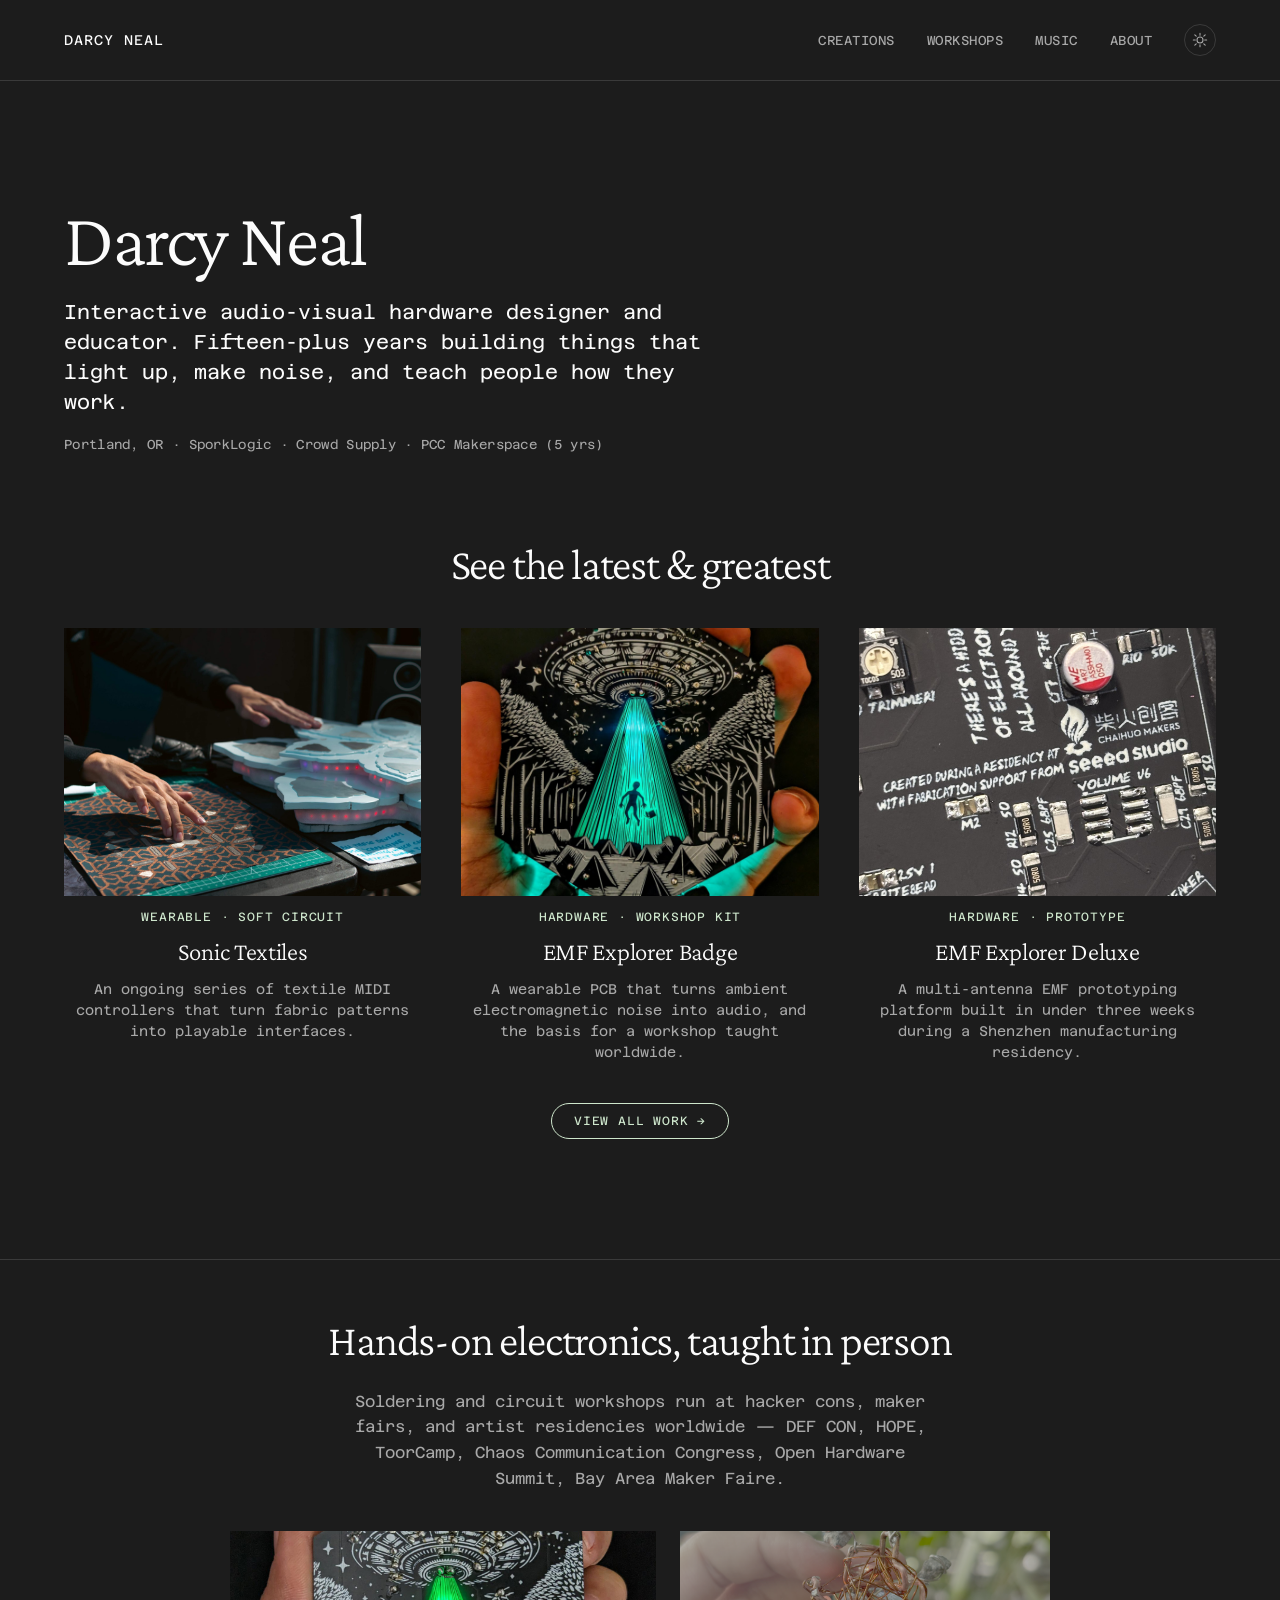
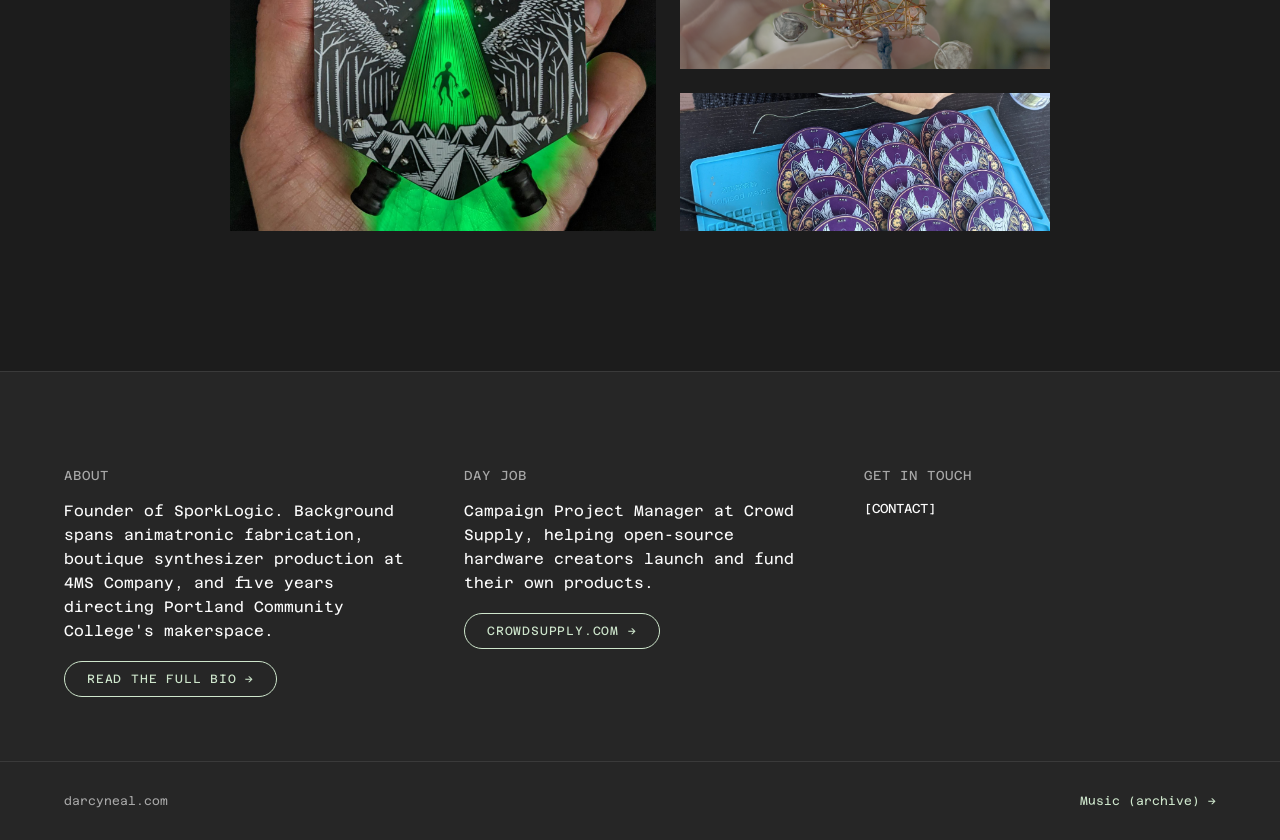
<file: index.html>
<!doctype html>
<html lang="en">
<head>
<meta charset="utf-8">
<meta name="viewport" content="width=device-width, initial-scale=1">
<title>Darcy Neal — Interactive Hardware Design</title>
<meta name="description" content="Darcy Neal is an interactive audio-visual hardware designer and educator. Wearables, PCB art, installations, and the workshops that teach them.">
<link rel="stylesheet" href="https://fonts.googleapis.com/css2?family=Crimson+Pro:ital,wght@0,300;0,400;1,300&family=Azeret+Mono:wght@400;500&display=swap">
<link rel="stylesheet" href="css/style.css">
</head>
<body>

<nav class="site-nav">
  <div class="logo mono">DARCY NEAL</div>
  <div class="nav-right">
    <div class="nav-links mono">
      <a href="work.html">CREATIONS</a>
      <a href="workshops.html">WORKSHOPS</a>
      <a href="music.html">MUSIC</a>
      <a href="about.html">ABOUT</a>
    </div>
    <button class="theme-toggle" data-theme-toggle type="button"></button>
  </div>
</nav>

<div class="hero">
  <h1 class="display-font">Darcy Neal</h1>
  <p class="lede body-font" data-content="hero.lede"></p>
  <div class="meta mono" data-content="hero.meta"></div>
</div>

<div class="section section-centered" id="work">
  <h2 class="display-font section-heading reveal" data-content="creations.heading"></h2>
  <div class="work-grid reveal-group" data-work-grid data-work-grid-limit="3">
    <!-- populated by js/site.js from data/portfolio.js, first 3 entries only -->
  </div>
  <a href="work.html" class="btn-pill btn-pill-centered reveal" data-content="creations.ctaLabel"></a>
</div>

<div class="section section-centered workshops-feature" id="workshops">
  <h2 class="display-font section-heading reveal" data-content="workshops.heading"></h2>
  <p class="feature-dek reveal" data-content="workshops.dek"></p>
  <div class="workshop-masonry reveal-group">
    <figure class="reveal"><img src="images/emf-badge/emf-badge-in-hand.jpg" alt="EMF Explorer badge held in hand" loading="lazy"></figure>
    <figure class="reveal"><img src="images/freeform-led-workshop/IMG_5289.png" alt="Freeform LED sculpture workshop" loading="lazy"></figure>
    <figure class="reveal"><img src="images/pathlighter/pathlighter-assembly.jpg" alt="Pathlighter soldering workshop assembly" loading="lazy"></figure>
  </div>
  <a href="workshops.html" class="btn-pill btn-pill-centered reveal" data-content="workshops.ctaLabel"></a>
</div>

<footer class="home-footer">
  <div class="home-footer-grid">
    <div class="home-footer-col">
      <div class="label mono">ABOUT</div>
      <p data-content="about.text"></p>
      <a href="about.html" class="btn-pill" data-content="about.ctaLabel"></a>
    </div>
    <div class="home-footer-col">
      <div class="label mono">DAY JOB</div>
      <p data-content="dayJob.text"></p>
      <a class="btn-pill" target="_blank" rel="noopener" data-content="dayJob.ctaLabel" data-content-href="dayJob.ctaHref"></a>
    </div>
    <div class="home-footer-col">
      <div class="label mono">GET IN TOUCH</div>
      <p class="mono" style="font-size:13px;" data-content="contact.text"></p>
    </div>
  </div>
  <div class="site-footer mono">
    <div>darcyneal.com</div>
    <div class="home-footer-archive">
      <a href="music.html" data-content="musicArchive.label" data-content-href="musicArchive.href"></a>
    </div>
  </div>
</footer>

<script src="data/portfolio.js"></script>
<script src="data/site-content.js"></script>
<script src="js/theme.js"></script>
<script src="js/site.js"></script>
<script src="js/reveal.js"></script>
</body>
</html>
</file>
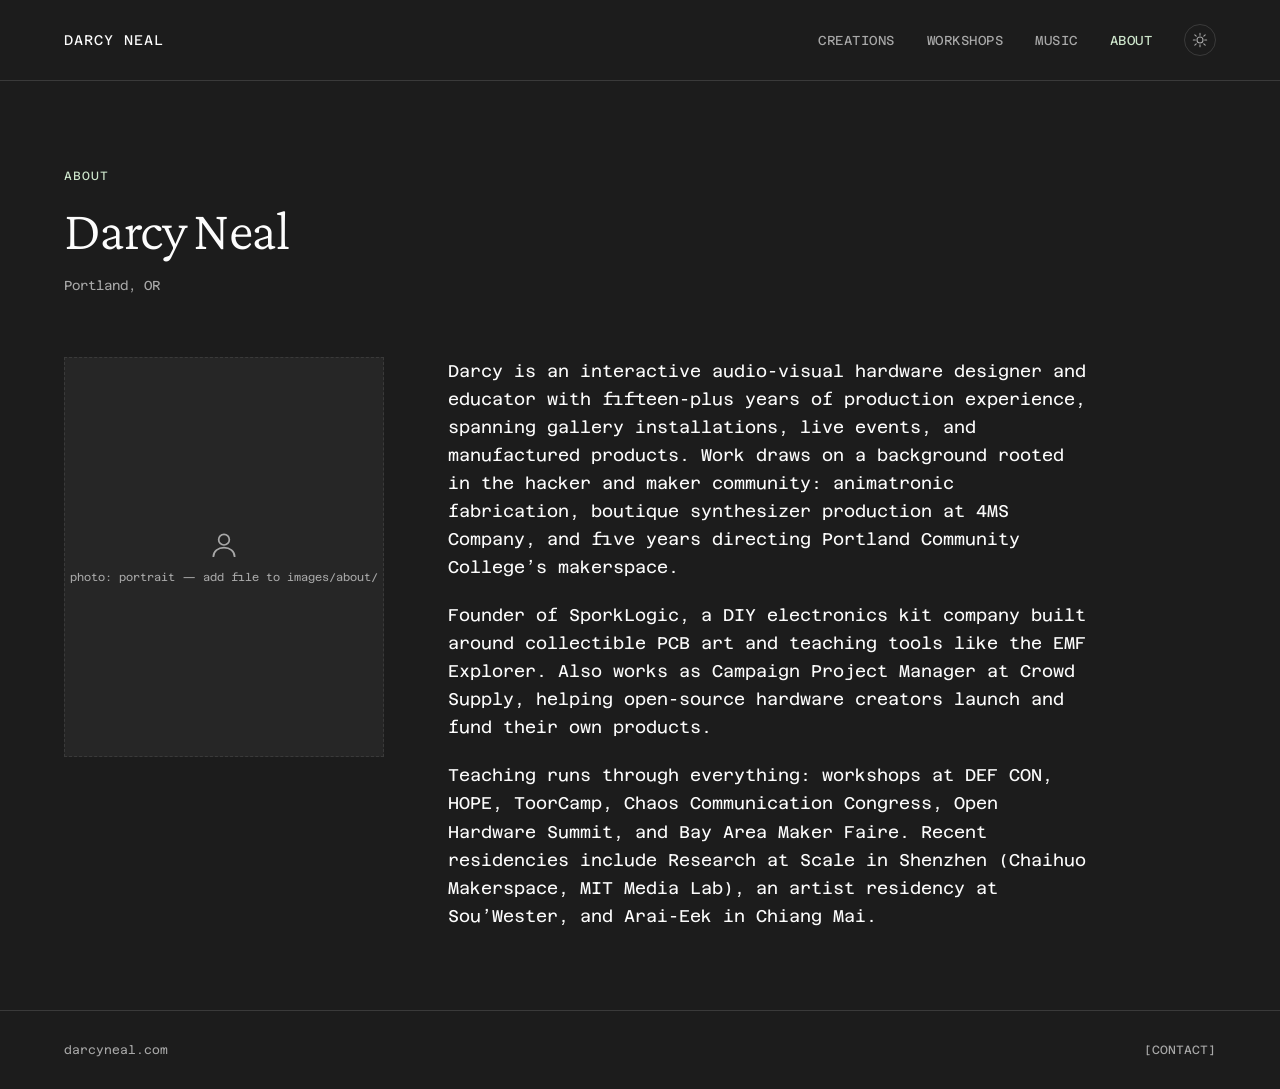
<file: about.html>
<!doctype html>
<html lang="en">
<head>
<meta charset="utf-8">
<meta name="viewport" content="width=device-width, initial-scale=1">
<title>About — Darcy Neal</title>
<meta name="description" content="Darcy Neal is an interactive audio-visual hardware designer and educator based in Portland, OR.">
<link rel="stylesheet" href="https://fonts.googleapis.com/css2?family=Crimson+Pro:wght@300;400&family=Azeret+Mono:wght@400;500&display=swap">
<link rel="stylesheet" href="css/style.css">
</head>
<body>

<nav class="site-nav">
  <div class="logo mono">DARCY NEAL</div>
  <div class="nav-right">
    <div class="nav-links mono">
      <a href="work.html">CREATIONS</a>
      <a href="workshops.html">WORKSHOPS</a>
      <a href="music.html">MUSIC</a>
      <a href="about.html" class="active">ABOUT</a>
    </div>
    <button class="theme-toggle" data-theme-toggle type="button"></button>
  </div>
</nav>

<div class="page-header">
  <div class="eyebrow mono">ABOUT</div>
  <h1 class="display-font">Darcy Neal</h1>
  <div class="meta mono" style="font-size:13px;color:var(--text-muted);">Portland, OR</div>
</div>

<div class="about-main">
  <div class="about-portrait">
    <div style="width:100%;height:100%;display:flex;align-items:center;justify-content:center;flex-direction:column;gap:10px;border:1px dashed var(--border);">
      <svg width="32" height="32" viewBox="0 0 24 24" fill="none" stroke="var(--text-muted)" stroke-width="1.3"><circle cx="12" cy="8" r="4"/><path d="M4 21c0-4.4 3.6-7 8-7s8 2.6 8 7"/></svg>
      <div class="mono" style="font-size:11px;color:var(--text-muted);">photo: portrait — add file to images/about/</div>
    </div>
  </div>
  <div class="about-bio">
    <p>Darcy is an interactive audio-visual hardware designer and educator with fifteen-plus years of production experience, spanning gallery installations, live events, and manufactured products. Work draws on a background rooted in the hacker and maker community: animatronic fabrication, boutique synthesizer production at 4MS Company, and five years directing Portland Community College&rsquo;s makerspace.</p>
    <p>Founder of SporkLogic, a DIY electronics kit company built around collectible PCB art and teaching tools like the EMF Explorer. Also works as Campaign Project Manager at Crowd Supply, helping open-source hardware creators launch and fund their own products.</p>
    <p>Teaching runs through everything: workshops at DEF CON, HOPE, ToorCamp, Chaos Communication Congress, Open Hardware Summit, and Bay Area Maker Faire. Recent residencies include Research at Scale in Shenzhen (Chaihuo Makerspace, MIT Media Lab), an artist residency at Sou&rsquo;Wester, and Arai-Eek in Chiang Mai.</p>
  </div>
</div>

<footer class="site-footer mono">
  <div>darcyneal.com</div>
  <div>[CONTACT]</div>
</footer>

<script src="js/theme.js"></script>
</body>
</html>
</file>
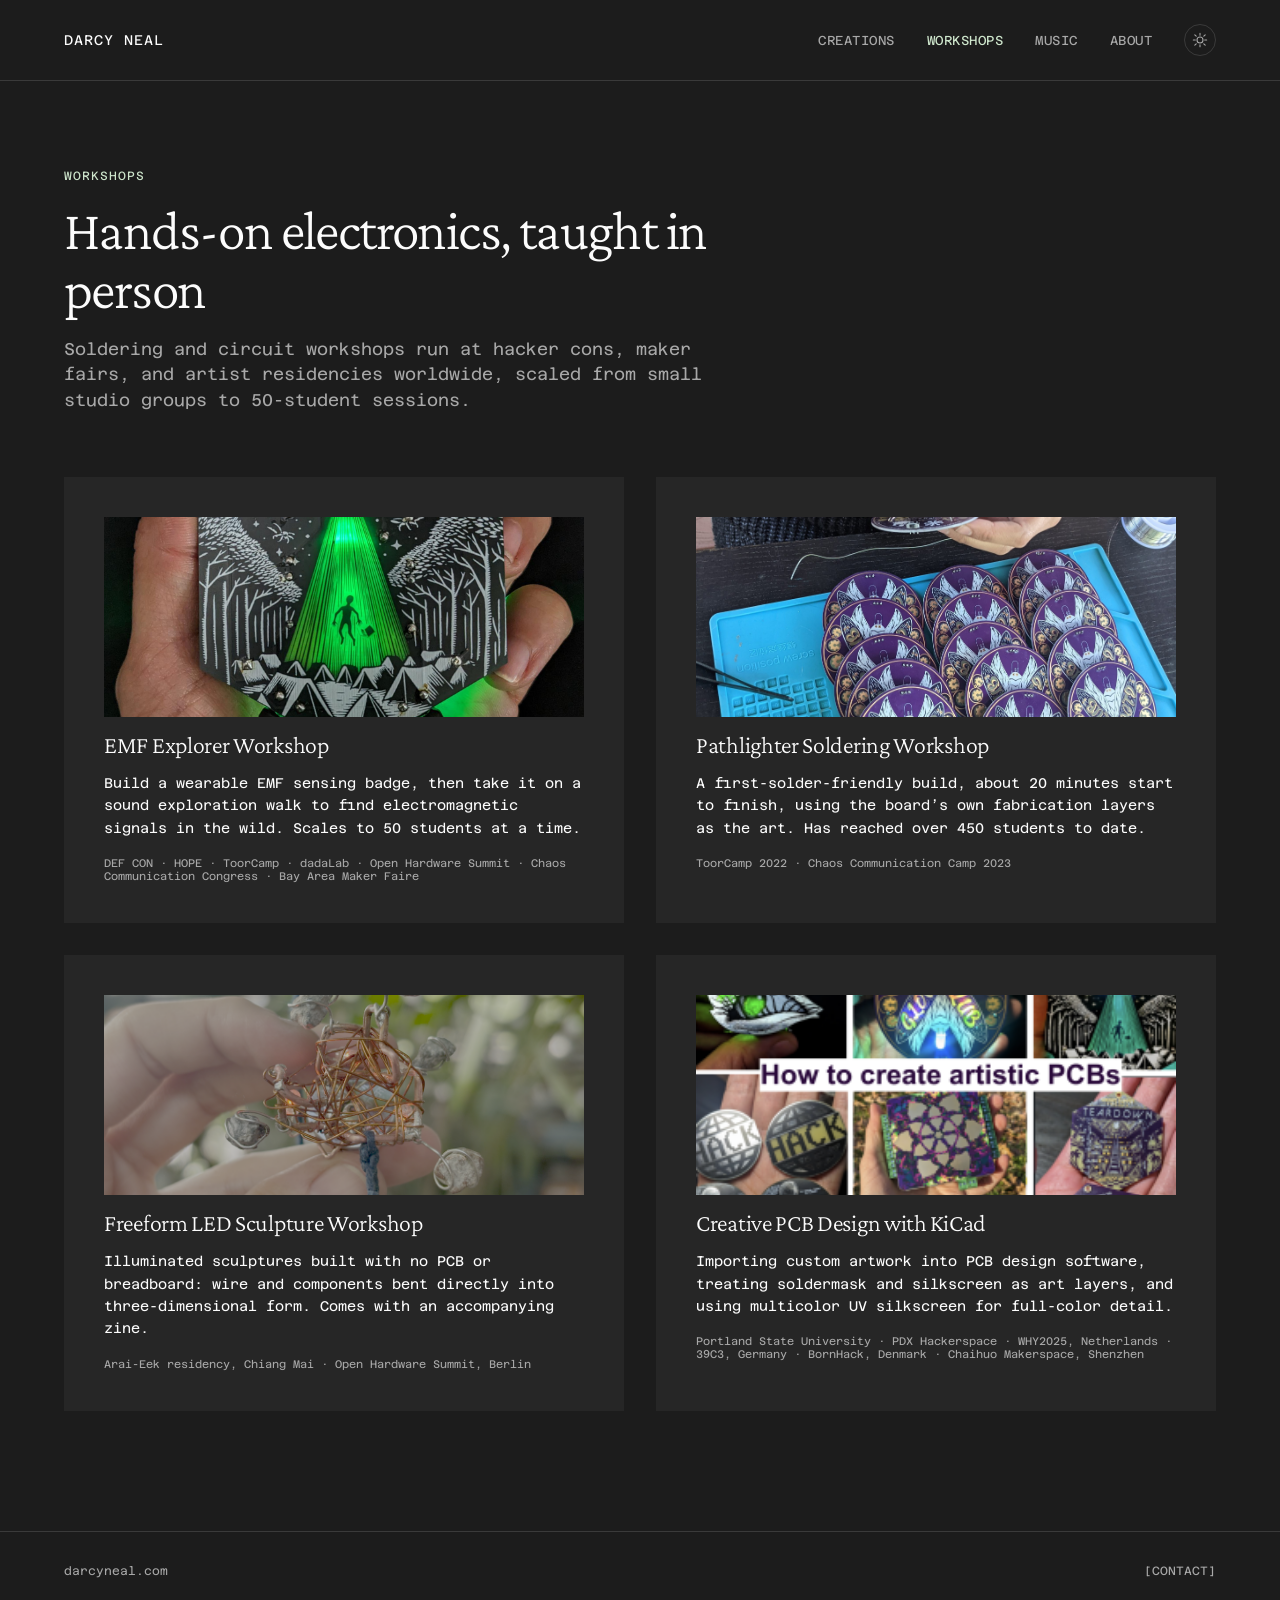
<file: workshops.html>
<!doctype html>
<html lang="en">
<head>
<meta charset="utf-8">
<meta name="viewport" content="width=device-width, initial-scale=1">
<title>Workshops — Darcy Neal</title>
<meta name="description" content="Hands-on electronics and soldering workshops run at hacker cons, maker fairs, and artist residencies worldwide.">
<link rel="stylesheet" href="https://fonts.googleapis.com/css2?family=Crimson+Pro:wght@300;400&family=Azeret+Mono:wght@400;500&display=swap">
<link rel="stylesheet" href="css/style.css">
</head>
<body>

<nav class="site-nav">
  <div class="logo mono">DARCY NEAL</div>
  <div class="nav-right">
    <div class="nav-links mono">
      <a href="work.html">CREATIONS</a>
      <a href="workshops.html" class="active">WORKSHOPS</a>
      <a href="music.html">MUSIC</a>
      <a href="about.html">ABOUT</a>
    </div>
    <button class="theme-toggle" data-theme-toggle type="button"></button>
  </div>
</nav>

<div class="page-header">
  <div class="eyebrow mono">WORKSHOPS</div>
  <h1 class="display-font">Hands-on electronics, taught in person</h1>
  <p class="dek">Soldering and circuit workshops run at hacker cons, maker fairs, and artist residencies worldwide, scaled from small studio groups to 50-student sessions.</p>
</div>

<div class="workshop-grid">

  <div class="workshop-card">
    <div class="thumb"><img src="images/emf-badge/emf-badge-in-hand.jpg" alt="EMF Explorer Workshop" loading="lazy"></div>
    <h3 class="display-font">EMF Explorer Workshop</h3>
    <p>Build a wearable EMF sensing badge, then take it on a sound exploration walk to find electromagnetic signals in the wild. Scales to 50 students at a time.</p>
    <div class="venues mono">DEF CON &middot; HOPE &middot; ToorCamp &middot; dadaLab &middot; Open Hardware Summit &middot; Chaos Communication Congress &middot; Bay Area Maker Faire</div>
  </div>

  <div class="workshop-card">
    <div class="thumb"><img src="images/pathlighter/pathlighter-assembly.jpg" alt="Pathlighter Soldering Workshop" loading="lazy"></div>
    <h3 class="display-font">Pathlighter Soldering Workshop</h3>
    <p>A first-solder-friendly build, about 20 minutes start to finish, using the board&rsquo;s own fabrication layers as the art. Has reached over 450 students to date.</p>
    <div class="venues mono">ToorCamp 2022 &middot; Chaos Communication Camp 2023</div>
  </div>

  <div class="workshop-card">
    <div class="thumb"><img src="images/freeform-led-workshop/IMG_5289.png" alt="Freeform LED Sculpture Workshop" loading="lazy"></div>
    <h3 class="display-font">Freeform LED Sculpture Workshop</h3>
    <p>Illuminated sculptures built with no PCB or breadboard: wire and components bent directly into three-dimensional form. Comes with an accompanying zine.</p>
    <div class="venues mono">Arai-Eek residency, Chiang Mai &middot; Open Hardware Summit, Berlin</div>
  </div>

  <div class="workshop-card">
    <div class="thumb"><img src="images/kicad-workshop/kicad-workshop-screenshot.png" alt="Creative PCB Design with KiCad" loading="lazy"></div>
    <h3 class="display-font">Creative PCB Design with KiCad</h3>
    <p>Importing custom artwork into PCB design software, treating soldermask and silkscreen as art layers, and using multicolor UV silkscreen for full-color detail.</p>
    <div class="venues mono">Portland State University &middot; PDX Hackerspace &middot; WHY2025, Netherlands &middot; 39C3, Germany &middot; BornHack, Denmark &middot; Chaihuo Makerspace, Shenzhen</div>
  </div>

</div>

<footer class="site-footer mono">
  <div>darcyneal.com</div>
  <div>[CONTACT]</div>
</footer>

<script src="js/theme.js"></script>
</body>
</html>
</file>
<file: css/style.css>
/*
 * css/style.css
 *
 * Shared stylesheet for darcyneal.com. Dark-default design system with a
 * light-mode toggle (js/theme.js flips the [data-theme] attribute and
 * remembers the choice in localStorage). Tokens match
 * darcyneal-com-design-system.md v3 (WCAG AA-checked).
 *
 * No build step: plain CSS, loaded with a <link> tag on every page.
 */

/* ---------- Design tokens ----------
 * Lifted from the actual Allier Ho palette (allierho.com /
 * styles.refero.design), not invented: Press Black / Charcoal Trace /
 * Warm Paper / Ash are Allier Ho's own neutral tokens, Dusty Mauve and
 * Pale Sage are its two chromatic accents. Allier Ho itself ships one
 * light theme only; dark is our extrapolation using its own neutral
 * ramp, contrast-checked (see chat for the numbers) rather than guessed.
 * Pale Sage leads as the accent in dark mode and Dusty Mauve in light,
 * since mauve only reaches 2.6-2.9:1 on the dark neutrals (fails AA)
 * while sage clears 11-13:1 on them; mauve still appears in dark mode
 * as a large panel fill, just not as small text/borders.
 */
:root {
  --bg: #1c1c1c;        /* Press Black */
  --surface: #262626;   /* Charcoal Trace */
  --text: #fcfcfc;      /* Warm Paper, reused as ink on dark */
  --text-muted: #a8a8a8;/* Ash — 7.17:1 on Press Black */
  --border: #3a3a3a;    /* interpolated hairline, Allier Ho has no dark border token */
  --accent: #cee6cc;    /* Pale Sage — 12.83:1 on Press Black */
  --accent-panel: #6c5f7d; /* Dusty Mauve, reserved for large fills, not text/borders, in dark mode */
  --shadow-strong: rgba(0, 0, 0, 0.55);
}

:root[data-theme="light"] {
  --bg: #fcfcfc;         /* Warm Paper, exact */
  --surface: #fcfcfc;    /* Allier Ho uses the same flat paper for cards, no separate surface tone */
  --text: #000000;       /* Deep Ink, exact */
  --text-muted: #737373; /* Ash #a8a8a8 only hits 2.32:1 on paper (fails AA); darkened to 4.62:1 */
  --border: #a8a8a8;     /* Ash, exact — used for hairlines, not text, so the AA note above doesn't apply */
  --accent: #6c5f7d;     /* Dusty Mauve, exact */
  --accent-panel: #6c5f7d;
  --shadow-strong: rgba(28, 28, 28, 0.18);
}

/* ---------- Reset ---------- */
* { box-sizing: border-box; }
html, body { margin: 0; padding: 0; }
body {
  background: var(--bg);
  color: var(--text);
  /* Allier Ho's signature pairing: Azeret Mono carries BOTH body copy and
     labels (not a separate sans body font) against the Crimson Pro display
     serif. System sans is reserved for nav links / micro-labels only. */
  font-family: 'Azeret Mono', 'IBM Plex Mono', ui-monospace, SFMono-Regular, monospace;
  transition: background 0.15s, color 0.15s;
  min-height: 100vh;
  display: flex;
  flex-direction: column;
}
img { max-width: 100%; display: block; }
a { color: var(--accent); text-decoration: none; text-underline-offset: 3px; }
a:hover { text-decoration: underline; }

/* Pill outline button: transparent at rest, 1px border, 200px radius
   (Allier Ho's actual spec). Fills solid with the accent on hover per
   your call, departing from the reference's own "never fill" rule, for
   a clearer, higher-impact click affordance. */
.btn-pill {
  display: inline-flex;
  align-items: center;
  gap: 8px;
  border: 1px solid var(--accent);
  color: var(--accent);
  border-radius: 200px;
  padding: 10px 22px;
  font-family: 'Azeret Mono', 'IBM Plex Mono', ui-monospace, monospace;
  font-size: 12px;
  letter-spacing: 0.8px;
  text-transform: uppercase;
  text-decoration: none;
  background: transparent;
  transition: background 0.2s, border-color 0.2s, color 0.2s;
}
.btn-pill:hover {
  background: var(--accent);
  border-color: var(--accent);
  color: var(--bg);
  text-decoration: none;
}
p { margin: 0; }
h1, h2, h3 { margin: 0; }

.mono {
  /* Deliberate deviation from Allier Ho here: their own nav/tags use a
     neutral system sans, with mono reserved for body only. Your design
     doc calls mono-for-labels "a direct, honest nod to schematics and
     code" specifically for you, so this demo keeps mono on nav/tags too,
     both body and labels, and lets Crimson Pro carry 100% of the serif
     contrast instead. */
  font-family: 'Azeret Mono', 'IBM Plex Mono', ui-monospace, SFMono-Regular, monospace;
}
.body-font { font-family: 'Azeret Mono', 'IBM Plex Mono', ui-monospace, monospace; }
.display-font { font-family: 'Crimson Pro', Georgia, serif; font-weight: 300; }

.visually-hidden {
  position: absolute; width: 1px; height: 1px; padding: 0; margin: -1px;
  overflow: hidden; clip: rect(0,0,0,0); white-space: nowrap; border: 0;
}

/* ---------- Nav ---------- */
.site-nav {
  display: flex;
  align-items: center;
  justify-content: space-between;
  padding: 24px 64px;
  border-bottom: 1px solid var(--border);
}
.site-nav .logo {
  font-size: 14px;
  letter-spacing: 1px;
  color: var(--text);
}
.nav-right {
  display: flex;
  align-items: center;
  gap: 32px;
}
.nav-links {
  display: flex;
  gap: 32px;
  font-size: 13px;
  letter-spacing: 0.5px;
  color: var(--text-muted);
}
.nav-links a { color: var(--text-muted); }
.nav-links a.active { color: var(--accent); }
.nav-links a:hover { color: var(--accent); text-decoration: none; }

.theme-toggle {
  cursor: pointer;
  width: 32px;
  height: 32px;
  border-radius: 50%;
  border: 1px solid var(--border);
  background: transparent;
  display: flex;
  align-items: center;
  justify-content: center;
  padding: 0;
  color: var(--text-muted);
}
.theme-toggle:hover { border-color: var(--accent); }
.theme-toggle svg { display: block; }

/* ---------- Hero ---------- */
.hero {
  display: flex;
  flex-direction: column;
  gap: 20px;
  padding: 120px 64px 88px;
  max-width: 900px;
}

/* ---------- Scroll reveal (demo) ---------- */
.reveal {
  opacity: 0;
  transform: translateY(18px);
  transition: opacity 0.7s cubic-bezier(0.2, 0.7, 0.2, 1), transform 0.7s cubic-bezier(0.2, 0.7, 0.2, 1);
}
.reveal.is-visible {
  opacity: 1;
  transform: none;
}
.reveal-group .reveal:nth-child(2) { transition-delay: 0.08s; }
.reveal-group .reveal:nth-child(3) { transition-delay: 0.16s; }
.reveal-group .reveal:nth-child(4) { transition-delay: 0.24s; }
@media (prefers-reduced-motion: reduce) {
  .reveal { opacity: 1; transform: none; transition: none; }
}
.hero h1 {
  font-size: 76px;
  letter-spacing: -2.4px;
  line-height: 1.0;
}
.hero p.lede {
  font-size: 20px;
  line-height: 1.5;
  max-width: 640px;
  color: var(--text);
}
.hero .meta {
  font-size: 13px;
  color: var(--text-muted);
  letter-spacing: 0.3px;
}

/* ---------- Section label ---------- */
.section-label {
  font-size: 13px;
  letter-spacing: 1px;
  color: var(--text-muted);
  border-bottom: 1px solid var(--border);
  padding-bottom: 16px;
}

/* ---------- Work / card grid ---------- */
.section {
  padding: 0 64px 120px;
}
/* Home's curated teaser, modeled on Allier Ho's "See the latest &
   greatest" home section: centered heading, a small grid, one button
   below, rather than the full archive this page used to show inline. */
.section-centered {
  display: flex;
  flex-direction: column;
  align-items: center;
  text-align: center;
  gap: 40px;
}
.section-centered .work-grid { width: 100%; padding-top: 0; }
.section-heading {
  font-size: 44px;
  font-weight: 300;
  letter-spacing: -1.2px;
  line-height: 1.1;
  max-width: 640px;
}
.btn-pill-centered { align-self: center; }

/* "More work" strip at the bottom of a project detail page */
.more-work {
  margin-top: 80px;
  padding-top: 64px;
  border-top: 1px solid var(--border);
}
.work-grid {
  display: grid;
  grid-template-columns: repeat(3, minmax(0, 1fr));
  gap: 40px;
  padding-top: 40px;
}
.card {
  display: flex;
  flex-direction: column;
  gap: 14px;
  color: var(--text);
}
.card:hover { text-decoration: none; }
.card-image {
  /* Full-bleed, borderless imagery: the photo is the component, no frame
     around it. Background is only a placeholder tint while it loads.
     Hover elevation + zoom live on this wrapper so they don't fight the
     always-on Ken Burns animation on the img inside (two separate
     transformed elements compose cleanly; one element can't run a CSS
     animation and a hover transition on the same property smoothly). */
  overflow: hidden;
  width: 100%;
  aspect-ratio: 4 / 3;
  background: var(--surface);
  transition: transform 0.5s cubic-bezier(0.2, 0.8, 0.2, 1), box-shadow 0.5s ease;
}
.card:hover .card-image {
  transform: scale(1.035);
  box-shadow: 0 28px 56px -20px var(--shadow-strong);
  z-index: 1;
}
.card-image img {
  width: 100%;
  height: 100%;
  object-fit: cover;
  /* Slight continuous animation on every image, a CSS Ken Burns drift
     rather than per-photo GIFs: same "it's alive" effect at a few bytes
     of CSS instead of re-exporting dozens of photos as animated files. */
  animation: kenburns 26s ease-in-out infinite alternate;
}
@media (prefers-reduced-motion: reduce) {
  .card-image, .card-image img { transition: none; animation: none; }
}
.card-tag {
  font-size: 12px;
  color: var(--accent);
  letter-spacing: 0.8px;
}
.card-title {
  font-size: 25px;
  letter-spacing: -0.3px;
}
.card-desc {
  font-size: 14px;
  line-height: 1.5;
  color: var(--text-muted);
}

/* ---------- About snippet (home) ---------- */
/* Full-bleed surface-tinted band: depth from a color shift, not a shadow or
   a border, so this section reads as distinct even at a glance or mid-scroll. */
.about-strip {
  display: flex;
  gap: 64px;
  padding: 100px 64px;
  background: var(--surface);
  border-top: 1px solid var(--border);
  border-bottom: 1px solid var(--border);
}
.about-strip .label {
  font-size: 13px;
  letter-spacing: 1px;
  color: var(--text-muted);
  width: 160px;
  flex-shrink: 0;
}
.about-strip .content {
  display: flex;
  flex-direction: column;
  gap: 20px;
  max-width: 640px;
}
.about-strip .content p {
  font-size: 18px;
  line-height: 1.6;
}

/* ---------- Teaser cards (workshops / music) ---------- */
.teaser-grid {
  display: grid;
  grid-template-columns: repeat(2, minmax(0, 1fr));
  gap: 32px;
  padding: 0 64px 120px;
}
.teaser-card {
  display: flex;
  flex-direction: column;
  gap: 14px;
  padding: 40px;
  background: var(--surface);
}
.teaser-card .label {
  font-size: 12px;
  letter-spacing: 0.8px;
  color: var(--accent);
}
.teaser-card p {
  font-size: 15px;
  line-height: 1.5;
}
.teaser-card .btn-pill { align-self: flex-start; margin-top: 6px; }

/* ---------- Workshops feature (home) ---------- */
/* Modeled on Allier Ho's "Experimentation is always celebrated here"
   section: centered heading/dek, then a staggered masonry of real photos
   at their own natural aspect ratios rather than a uniform grid, so this
   section reads differently from the Creations card grid above it instead
   of repeating the same box shape with a different label. */
.workshops-feature { border-top: 1px solid var(--border); padding-top: 56px; padding-bottom: 64px; }
.feature-dek {
  font-size: 16px;
  line-height: 1.6;
  color: var(--text-muted);
  max-width: 580px;
  margin-top: -16px;
}
/* Fixed-height grid rather than natural-aspect columns: three real photos
   at different proportions still reads as staggered/asymmetric (one tall
   left tile, two stacked right tiles), but the section's total height is
   capped instead of ballooning to whatever the tallest source photo is,
   so it lands in the same rough footprint as the sections before/after it. */
.workshop-masonry {
  display: grid;
  grid-template-columns: 1.15fr 1fr;
  grid-template-rows: repeat(2, 1fr);
  gap: 24px;
  width: 100%;
  max-width: 820px;
  height: 300px;
}
.workshop-masonry figure {
  margin: 0;
  overflow: hidden;
  background: var(--surface);
  height: 100%;
}
.workshop-masonry figure:nth-child(1) { grid-row: 1 / 3; }
.workshop-masonry img {
  display: block;
  width: 100%;
  height: 100%;
  object-fit: cover;
  animation: kenburns 26s ease-in-out infinite alternate;
}
@media (prefers-reduced-motion: reduce) {
  .workshop-masonry img { animation: none; }
}

/* ---------- Quote section (home: music) ---------- */
/* Centered italic pull-quote, no card/box/label column at all: distinct
   again from both the grid above and the masonry above that, text-only
   since there's no music imagery yet (the page itself says so). */
.quote-section {
  display: flex;
  flex-direction: column;
  align-items: center;
  text-align: center;
  gap: 32px;
  padding: 230px 64px;
  border-top: 1px solid var(--border);
}
.quote-section blockquote {
  margin: 0;
  max-width: 740px;
  font-size: 34px;
  font-weight: 300;
  line-height: 1.35;
  letter-spacing: -0.4px;
}
.quote-section blockquote em { font-style: italic; color: var(--accent); }

/* ---------- Home footer (About + Day job + contact) ---------- */
/* Allier Ho's own About content lives in its footer, not as a mid-page
   section, so Darcy's homepage teaser for About and the Crowd Supply day
   job both fold in here too rather than getting their own repeated block. */
.home-footer { border-top: 1px solid var(--border); background: var(--surface); }
.home-footer-grid {
  display: grid;
  grid-template-columns: repeat(3, minmax(0, 1fr));
  gap: 48px;
  padding: 96px 64px 64px;
}
.home-footer-col { display: flex; flex-direction: column; gap: 16px; }
.home-footer-col .label {
  font-size: 13px;
  letter-spacing: 1px;
  color: var(--text-muted);
}
.home-footer-col p { font-size: 15px; line-height: 1.6; }
.home-footer-col .btn-pill { align-self: flex-start; margin-top: 2px; }
.home-footer .site-footer { border-top: 1px solid var(--border); margin-top: 0; }

/* ---------- Page header (about / workshops / creations) ---------- */
.page-header {
  display: flex;
  flex-direction: column;
  gap: 18px;
  padding: 88px 64px 64px;
  max-width: 780px;
}
.page-header .eyebrow {
  font-size: 12px;
  letter-spacing: 1px;
  color: var(--accent);
}
.page-header h1 {
  font-size: 56px;
  letter-spacing: -1.6px;
  line-height: 1.05;
}
.page-header p.dek {
  font-size: 17px;
  line-height: 1.5;
  color: var(--text-muted);
}

/* ---------- About page ---------- */
.about-main {
  display: flex;
  gap: 64px;
  padding: 0 64px 80px;
  align-items: flex-start;
}
.about-portrait {
  width: 320px;
  height: 400px;
  flex-shrink: 0;
  overflow: hidden;
  background: var(--surface);
}
.about-portrait img { width: 100%; height: 100%; object-fit: cover; }
.about-bio {
  display: flex;
  flex-direction: column;
  gap: 20px;
  max-width: 640px;
  font-size: 17px;
  line-height: 1.65;
}

/* ---------- Workshops page ---------- */
.workshop-grid {
  display: grid;
  grid-template-columns: repeat(2, minmax(0, 1fr));
  gap: 32px;
  padding: 0 64px 120px;
}
.workshop-card {
  display: flex;
  flex-direction: column;
  gap: 14px;
  padding: 40px;
  background: var(--surface);
}
.workshop-card .thumb {
  width: 100%;
  height: 200px;
  overflow: hidden;
  background: var(--bg);
}
.workshop-card .thumb img { width: 100%; height: 100%; object-fit: cover; }
.workshop-card h3 {
  font-size: 24px;
  font-weight: 300;
  letter-spacing: -0.3px;
}
.workshop-card p {
  font-size: 14px;
  line-height: 1.6;
}
.workshop-card .venues {
  font-size: 11px;
  color: var(--text-muted);
  margin-top: 4px;
}

/* ---------- Post / creation page ---------- */
.post-header {
  display: flex;
  flex-direction: column;
  gap: 16px;
  padding: 88px 64px 48px;
  max-width: 780px;
}
.post-header .eyebrow {
  font-size: 12px;
  letter-spacing: 1px;
  color: var(--accent);
}
.post-header h1 {
  font-size: 56px;
  letter-spacing: -1.6px;
  line-height: 1.05;
}
.post-header .meta {
  font-size: 13px;
  color: var(--text-muted);
}

.post-hero {
  width: 100%;
  max-height: 560px;
  overflow: hidden;
  background: var(--surface);
  border-top: 1px solid var(--border);
  border-bottom: 1px solid var(--border);
}
.post-hero img {
  width: 100%;
  height: 100%;
  object-fit: cover;
  animation: kenburns 24s ease-in-out infinite alternate;
}
@keyframes kenburns {
  from { transform: scale(1); }
  to { transform: scale(1.07); }
}
@media (prefers-reduced-motion: reduce) {
  .post-hero img { animation: none; }
}

.post-body-wrap {
  display: flex;
  padding: 80px 64px;
  gap: 64px;
}
.post-body-wrap .rail {
  font-size: 12px;
  letter-spacing: 1px;
  color: var(--text-muted);
  width: 160px;
  flex-shrink: 0;
  padding-top: 4px;
}
.post-body {
  display: flex;
  flex-direction: column;
  gap: 20px;
  max-width: 640px;
  font-size: 17px;
  line-height: 1.65;
}

.post-gallery {
  display: grid;
  grid-template-columns: repeat(auto-fill, minmax(220px, 1fr));
  gap: 16px;
  padding: 0 64px 64px;
}
.post-gallery figure {
  margin: 0;
  overflow: hidden;
  background: var(--surface);
}
.post-gallery img {
  width: 100%;
  height: 220px;
  object-fit: cover;
  transition: transform 0.5s cubic-bezier(0.2, 0.8, 0.2, 1);
}
.post-gallery figure:hover img { transform: scale(1.05); }
@media (prefers-reduced-motion: reduce) {
  .post-gallery img { transition: none; }
}

.post-videos {
  display: flex;
  flex-direction: column;
  gap: 24px;
  padding: 0 64px 64px;
}
.post-videos .video-embed {
  position: relative;
  width: 100%;
  max-width: 780px;
  aspect-ratio: 16 / 9;
  background: var(--surface);
  border: 1px solid var(--border);
}
.post-videos .video-embed iframe,
.post-videos .video-embed video {
  width: 100%;
  height: 100%;
  border: 0;
  display: block;
}
.post-videos .video-caption {
  font-size: 12px;
  color: var(--text-muted);
  margin-top: 8px;
}

.post-tags {
  display: flex;
  gap: 12px;
  padding: 0 64px 96px;
  flex-wrap: wrap;
}
.post-tags .tag {
  font-size: 12px;
  padding: 8px 18px;
  border: 1px solid var(--accent);
  border-radius: 200px;
  color: var(--accent);
}

.post-not-found {
  padding: 96px 64px;
  display: flex;
  flex-direction: column;
  gap: 16px;
  max-width: 640px;
}

/* ---------- Footer ---------- */
.site-footer {
  display: flex;
  justify-content: space-between;
  align-items: center;
  padding: 32px 64px;
  border-top: 1px solid var(--border);
  font-size: 12px;
  color: var(--text-muted);
  margin-top: auto;
}

/* ---------- Responsive ---------- */
@media (max-width: 960px) {
  .site-nav, .hero, .section, .about-strip, .teaser-grid,
  .page-header, .about-main, .workshop-grid, .post-header,
  .post-body-wrap, .post-gallery, .post-videos, .post-tags, .site-footer,
  .quote-section, .home-footer-grid {
    padding-left: 24px;
    padding-right: 24px;
  }
  .work-grid { grid-template-columns: repeat(2, minmax(0, 1fr)); }
  .teaser-grid, .workshop-grid { grid-template-columns: 1fr; }
  .about-main { flex-direction: column; }
  .about-portrait { width: 100%; height: 280px; }
  .about-strip, .post-body-wrap { flex-direction: column; gap: 20px; }
  .home-footer-grid { grid-template-columns: 1fr; gap: 40px; }
  .quote-section blockquote { font-size: 26px; }
  .hero h1 { font-size: 44px; }
  .page-header h1, .post-header h1 { font-size: 36px; }
}
@media (max-width: 700px) {
  .workshop-masonry { column-count: 1; }
  .workshop-masonry figure:nth-child(2) { margin-top: 0; }
}

@media (max-width: 600px) {
  .work-grid { grid-template-columns: 1fr; }
  .nav-links { gap: 18px; font-size: 12px; }
  .site-nav { padding: 18px 20px; }
  .hero { padding: 56px 20px 48px; }
  .hero h1 { font-size: 34px; }
  .hero p.lede { font-size: 17px; }
}
</file>
